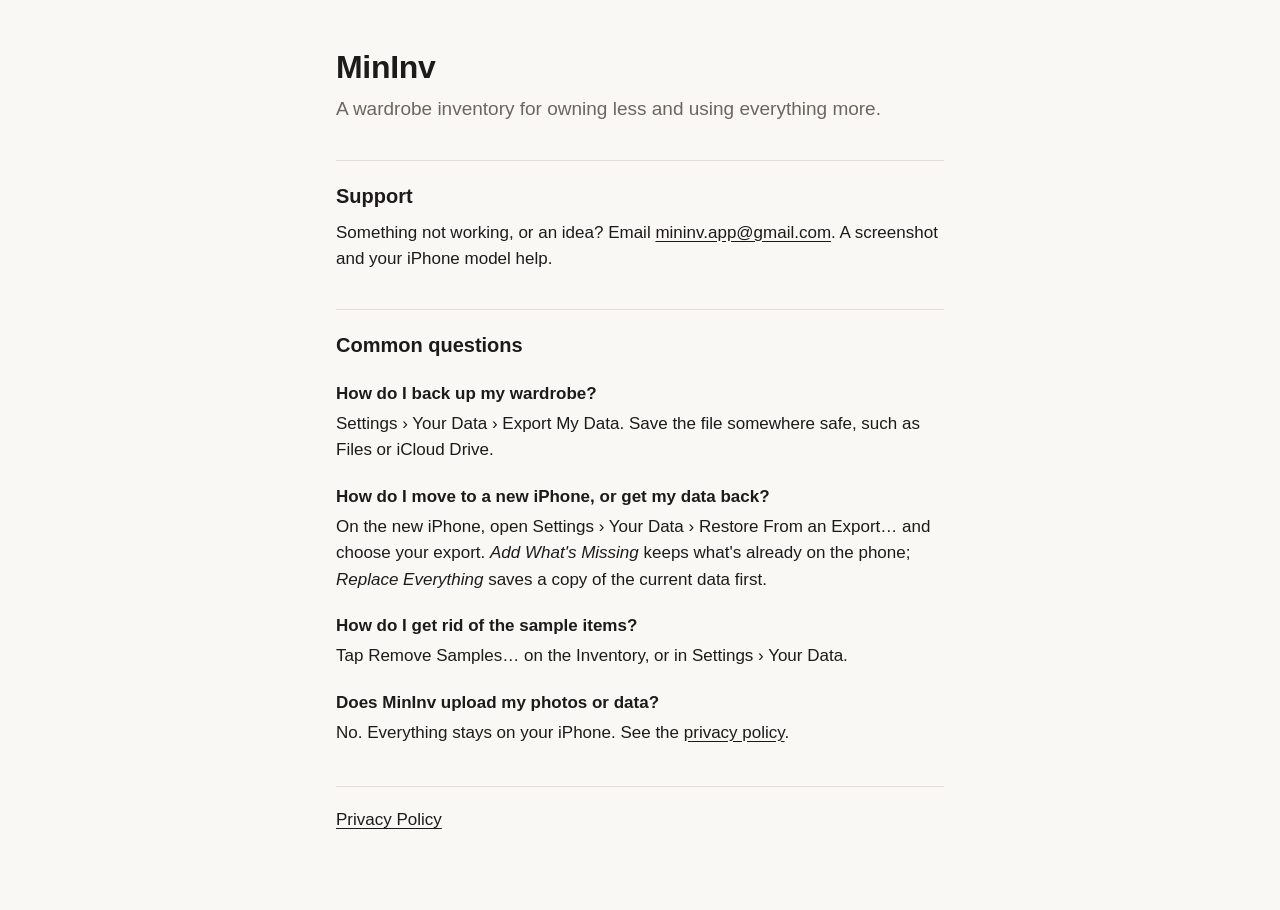
<file: index.html>
<!doctype html>
<html lang="en">
<head>
<meta charset="utf-8">
<meta name="viewport" content="width=device-width, initial-scale=1">
<title>MinInv Support</title>
<link rel="stylesheet" href="style.css">
</head>
<body>
<main>
<h1>MinInv</h1>
<p class="lede">A wardrobe inventory for owning less and using everything more.</p>

<h2>Support</h2>
<p>Something not working, or an idea? Email <a href="mailto:mininv.app@gmail.com">mininv.app@gmail.com</a>. A screenshot and your iPhone model help.</p>

<h2>Common questions</h2>
<h3>How do I back up my wardrobe?</h3>
<p>Settings › Your Data › Export My Data. Save the file somewhere safe, such as Files or iCloud Drive.</p>
<h3>How do I move to a new iPhone, or get my data back?</h3>
<p>On the new iPhone, open Settings › Your Data › Restore From an Export… and choose your export. <em>Add What's Missing</em> keeps what's already on the phone; <em>Replace Everything</em> saves a copy of the current data first.</p>
<h3>How do I get rid of the sample items?</h3>
<p>Tap Remove Samples… on the Inventory, or in Settings › Your Data.</p>
<h3>Does MinInv upload my photos or data?</h3>
<p>No. Everything stays on your iPhone. See the <a href="privacy.html">privacy policy</a>.</p>

<p class="foot"><a href="privacy.html">Privacy Policy</a></p>
</main>
</body>
</html>
</file>
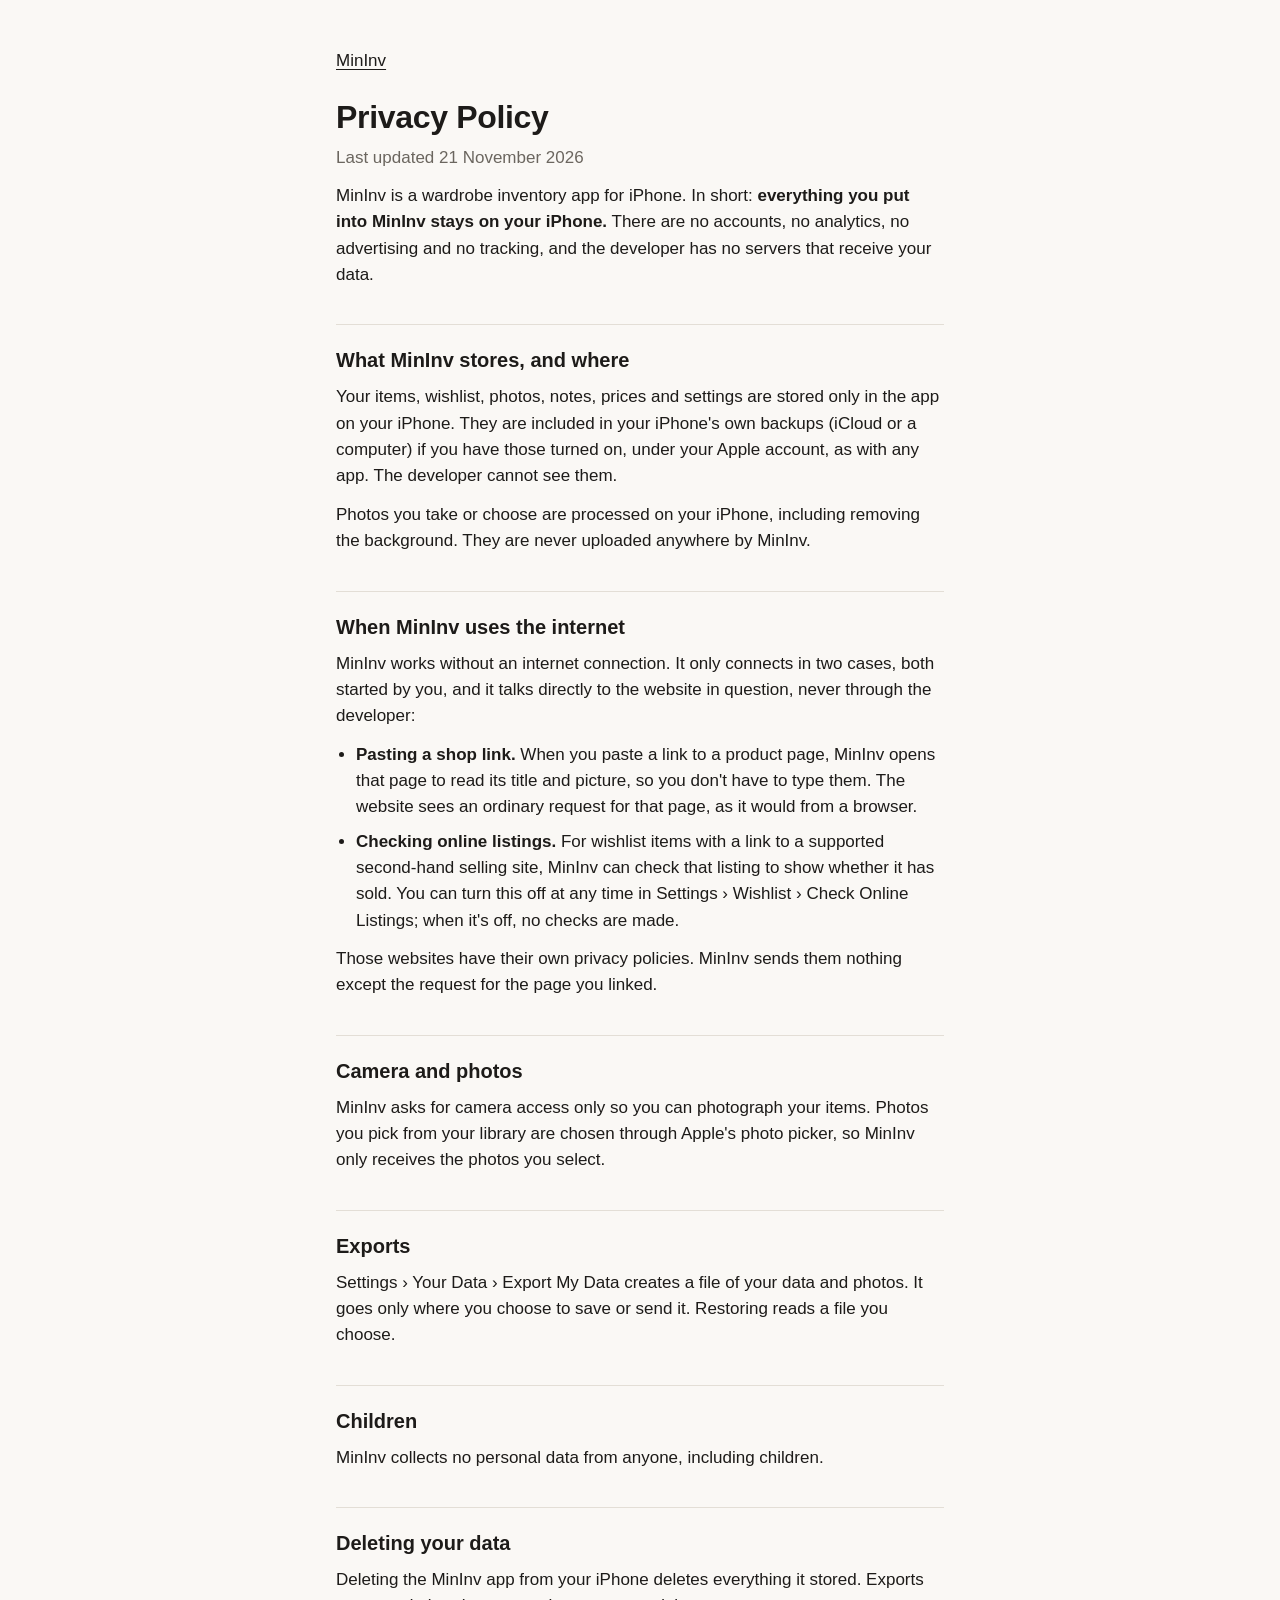
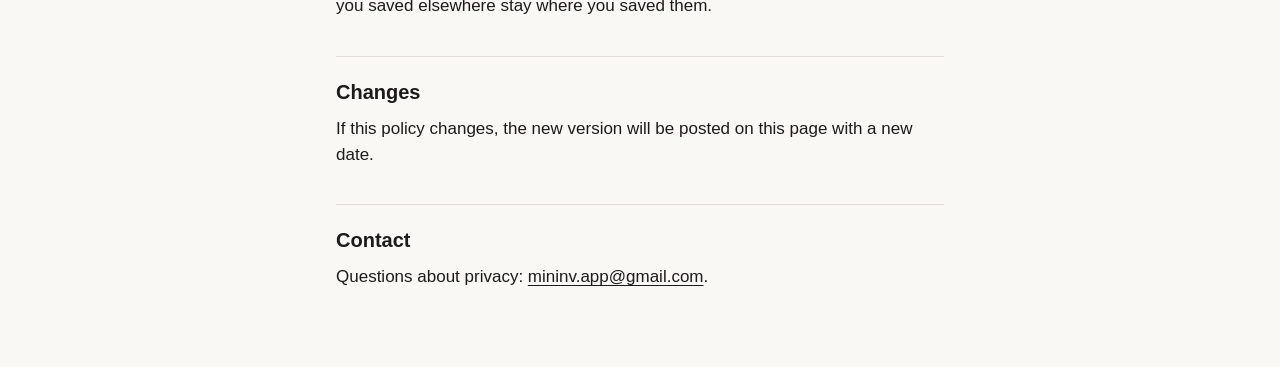
<file: privacy.html>
<!doctype html>
<html lang="en">
<head>
<meta charset="utf-8">
<meta name="viewport" content="width=device-width, initial-scale=1">
<title>MinInv Privacy Policy</title>
<link rel="stylesheet" href="style.css">
</head>
<body>
<main>
<p class="back"><a href="./">MinInv</a></p>
<h1>Privacy Policy</h1>
<p class="meta">Last updated 21 November 2026</p>

<p>MinInv is a wardrobe inventory app for iPhone. In short: <strong>everything you put into MinInv stays on your iPhone.</strong> There are no accounts, no analytics, no advertising and no tracking, and the developer has no servers that receive your data.</p>

<h2>What MinInv stores, and where</h2>
<p>Your items, wishlist, photos, notes, prices and settings are stored only in the app on your iPhone. They are included in your iPhone's own backups (iCloud or a computer) if you have those turned on, under your Apple account, as with any app. The developer cannot see them.</p>
<p>Photos you take or choose are processed on your iPhone, including removing the background. They are never uploaded anywhere by MinInv.</p>

<h2>When MinInv uses the internet</h2>
<p>MinInv works without an internet connection. It only connects in two cases, both started by you, and it talks directly to the website in question, never through the developer:</p>
<ul>
<li><strong>Pasting a shop link.</strong> When you paste a link to a product page, MinInv opens that page to read its title and picture, so you don't have to type them. The website sees an ordinary request for that page, as it would from a browser.</li>
<li><strong>Checking online listings.</strong> For wishlist items with a link to a supported second-hand selling site, MinInv can check that listing to show whether it has sold. You can turn this off at any time in Settings › Wishlist › Check Online Listings; when it's off, no checks are made.</li>
</ul>
<p>Those websites have their own privacy policies. MinInv sends them nothing except the request for the page you linked.</p>

<h2>Camera and photos</h2>
<p>MinInv asks for camera access only so you can photograph your items. Photos you pick from your library are chosen through Apple's photo picker, so MinInv only receives the photos you select.</p>

<h2>Exports</h2>
<p>Settings › Your Data › Export My Data creates a file of your data and photos. It goes only where you choose to save or send it. Restoring reads a file you choose.</p>

<h2>Children</h2>
<p>MinInv collects no personal data from anyone, including children.</p>

<h2>Deleting your data</h2>
<p>Deleting the MinInv app from your iPhone deletes everything it stored. Exports you saved elsewhere stay where you saved them.</p>

<h2>Changes</h2>
<p>If this policy changes, the new version will be posted on this page with a new date.</p>

<h2>Contact</h2>
<p>Questions about privacy: <a href="mailto:mininv.app@gmail.com">mininv.app@gmail.com</a>.</p>
</main>
</body>
</html>
</file>
<file: style.css>
:root { --bg: #faf8f5; --text: #1d1b19; --muted: #6b665f; --link: #1d1b19; --rule: #e3ded6; }
@media (prefers-color-scheme: dark) {
  :root { --bg: #161514; --text: #f1eee9; --muted: #a8a299; --link: #f1eee9; --rule: #33302c; }
}
* { box-sizing: border-box; }
body { margin: 0; background: var(--bg); color: var(--text);
  font: 17px/1.55 -apple-system, BlinkMacSystemFont, "Helvetica Neue", Arial, sans-serif; }
main { max-width: 640px; margin: 0 auto; padding: 48px 16px 64px; }
h1 { font-size: 32px; line-height: 1.2; margin: 0 0 8px; letter-spacing: -0.01em; }
h2 { font-size: 20px; margin: 36px 0 8px; padding-top: 20px; border-top: 1px solid var(--rule); }
h3 { font-size: 17px; margin: 20px 0 4px; }
p, ul { margin: 0 0 12px; }
ul { padding-left: 20px; }
li { margin-bottom: 8px; }
a { color: var(--link); text-underline-offset: 3px; }
.meta, .lede, .back, .foot { color: var(--muted); }
.lede { font-size: 19px; }
.back { margin-bottom: 24px; }
.foot { margin-top: 40px; padding-top: 20px; border-top: 1px solid var(--rule); }
</file>
